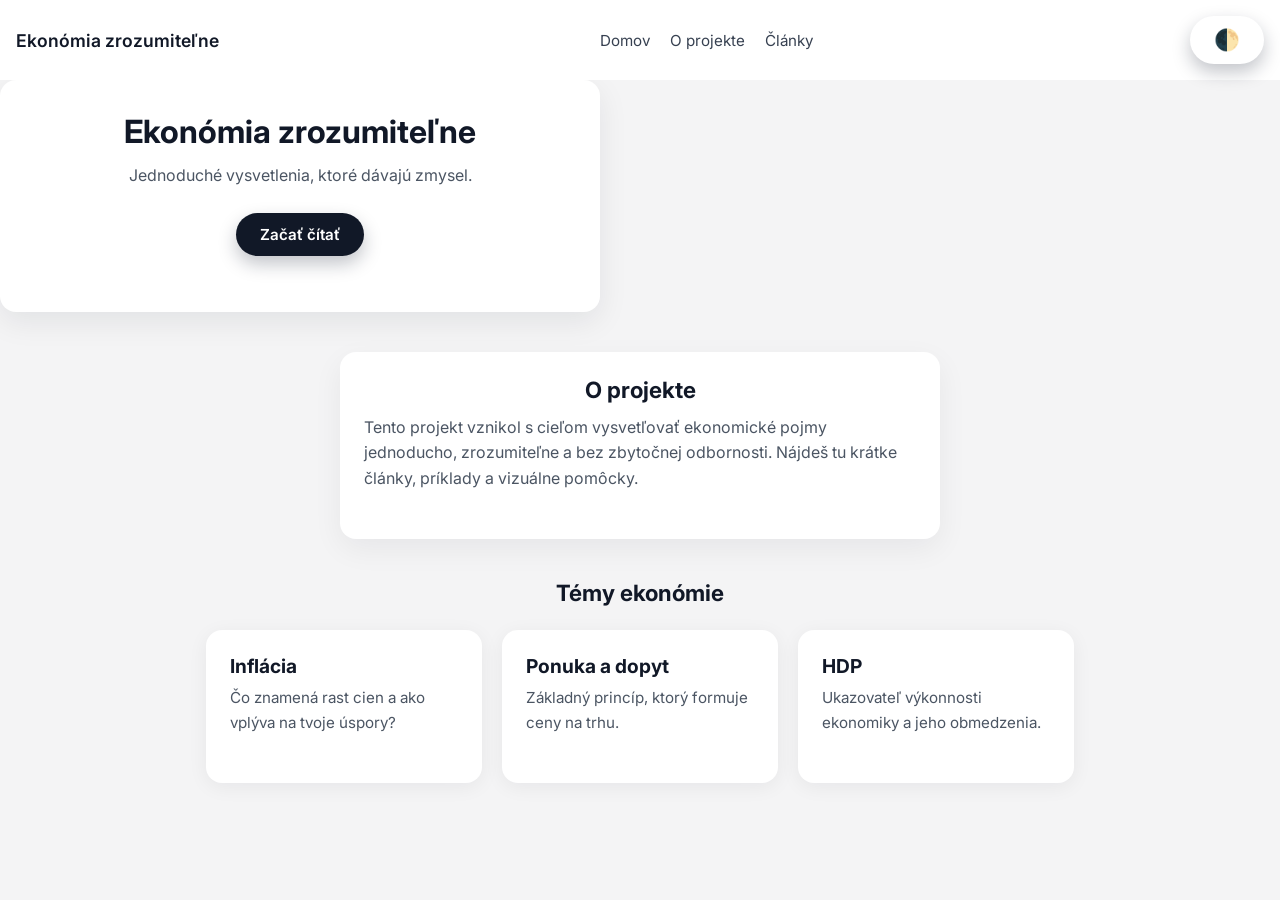
<file: index.html>
<!DOCTYPE html>
<html>

<head>
    <meta name="viewport" content="width=device-width, initial-scale=1.0">
    <title>Ekonómia zrozumiteľne</title>
    <link href="https://fonts.googleapis.com/css2?family=Inter:wght@300;400;500;600;700&display=swap" rel="stylesheet">
    <link rel="stylesheet" href="style.css">
</head>

<body>
    <header class="topbar">
        <div class="logo">Ekonómia zrozumiteľne</div>
        <button class="menu-toggle" id="menu-toggle">Menu</button>
        <nav class="nav">
            <a href="index.html">Domov</a>
            <a href="#about">O projekte</a>
            <a href="articles.html">Články</a>
        </nav>
        <button id="theme-toggle" class="theme-toggle">🌓</button>
    </header>

    <div class="main fade-in">
        <h1>Ekonómia zrozumiteľne</h1>
        <p>Jednoduché vysvetlenia, ktoré dávajú zmysel.</p>
        <a href="#about" class="cta-button">Začať čítať</a>
        <p id="click-message" style="margin-top: 12px; color: #4b5563;"></p>
    </div>

    <section class="about fade-in" id="about">
        <h2>O projekte</h2>
        <p>
            Tento projekt vznikol s cieľom vysvetľovať ekonomické pojmy jednoducho, zrozumiteľne a bez zbytočnej odbornosti. Nájdeš tu krátke články, príklady a vizuálne pomôcky.
        </p>
    </section>

    <section class="topics fade-in">
        <h2>Témy ekonómie</h2>

        <div class="topic-grid">
            <article class="topic-card">
                <h3>Inflácia</h3>
                <p>Čo znamená rast cien a ako vplýva na tvoje úspory?</p>
            </article>

            <article class="topic-card">
                <h3>Ponuka a dopyt</h3>
                <p>Základný princíp, ktorý formuje ceny na trhu.</p>
            </article>

            <article class="topic-card">
                <h3>HDP</h3>
                <p>Ukazovateľ výkonnosti ekonomiky a jeho obmedzenia.</p>
            </article>

        </div>
        <p id="topic-message" style="margin-top: 16px; text-align: center; color: #4b5563;"></p>
    </section>

    <script src="script.js"></script>
</body>
</html>
</file>
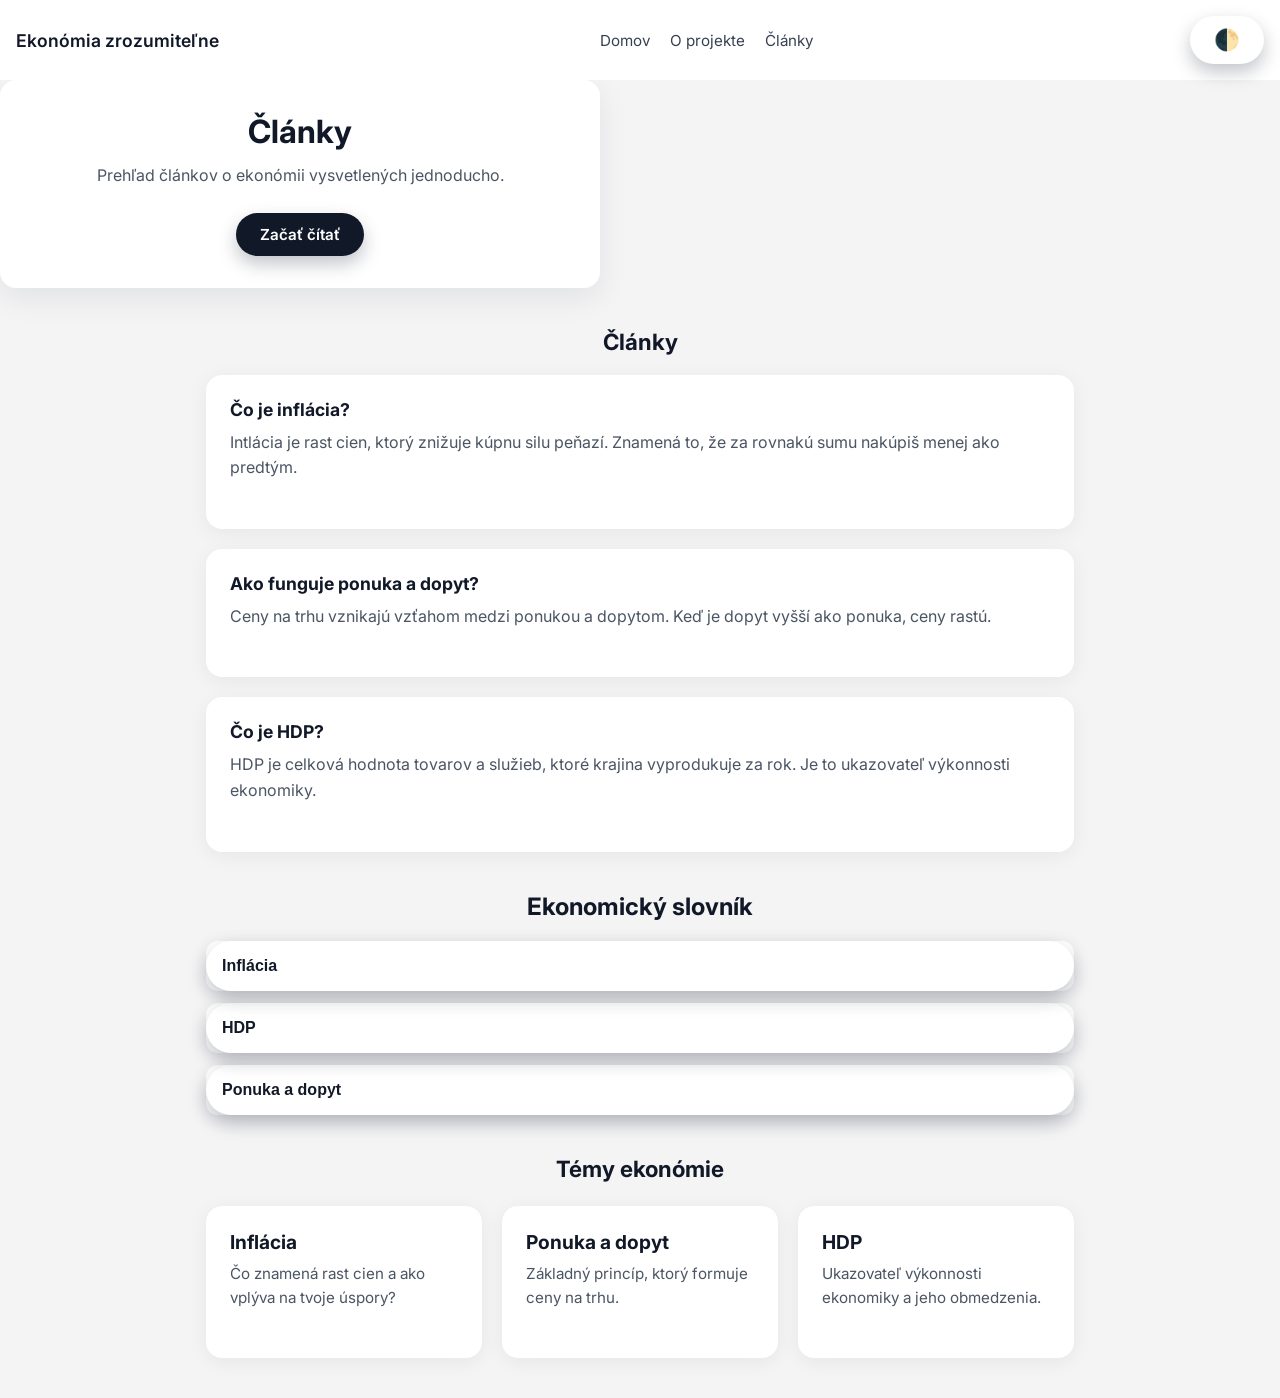
<file: articles.html>
<!DOCTYPE html>
<html>

<head>
    <meta name="viewport" content="width=device-width, initial-scale=1.0">
    <title>Články - Ekonómia zrozumiteľne</title>
    <link href="https://fonts.googleapis.com/css2?family=Inter:wght@300;400;500;600;700&display=swap" rel="stylesheet">
    <link rel="stylesheet" href="style.css">
</head>

<body>
    <header class="topbar">
        <div class="logo">Ekonómia zrozumiteľne</div>
        <button class="menu-toggle" id="menu-toggle">Menu</button>
        <nav class="nav">
            <a href="index.html">Domov</a>
            <a href="index.html#about">O projekte</a>
            <a href="articles.html">Články</a>
        </nav>
        <button id="theme-toggle" class="theme-toggle">🌓</button>
    </header>

    <div class="main">
        <h1>Články</h1>
        <p>Prehľad článkov o ekonómii vysvetlených jednoducho.</p>
        <a href="#about" class="cta-button">Začať čítať</a>
    </div>

    <section class="blog">
        <h2>Články</h2>
        <div id="blog-list">
            <!-- sem javascript vloží články-->
        </div>
    </section>

    <section class="dictionary">
        <h2>Ekonomický slovník</h2>

        <div id="dictionary-list">
            <!-- sem JS vloží termíny-->
        </div>
    </section>

    <section class="topics">
        <h2>Témy ekonómie</h2>

        <div class="topic-grid">
            <article class="topic-card">
                <h3>Inflácia</h3>
                <p>Čo znamená rast cien a ako vplýva na tvoje úspory?</p>
            </article>

            <article class="topic-card">
                <h3>Ponuka a dopyt</h3>
                <p>Základný princíp, ktorý formuje ceny na trhu.</p>
            </article>

            <article class="topic-card">
                <h3>HDP</h3>
                <p>Ukazovateľ výkonnosti ekonomiky a jeho obmedzenia.</p>
            </article>

        </div>
    </section>

    <script src="script.js"></script>
</body>
</html>
</file>
<file: style.css>
html {
    scroll-behavior: smooth;
}

* {
    box-sizing: border-box;
    margin: 0;
    padding: 0;
}

:root {
    --bg-color: #f4f4f5;
    --card-bg: #ffffff;
    --text-main: #111827;
    --text-muted: #4b5563;
    --header-bg: #ffffff;
}

body.dark-mode {
    --bg-color: #020617;
    --card-bg: #020617;
    --text-main: #e5e7eb;
    --text-muted: #9ca3af;
    --header-bg: #0b1120;
}

body {
    font-family: 'Inter', system-ui, sans-serif;
    background: var(--bg-color);
    color: var(--text-main);
    min-height: 100vh;
    margin: 0;
    padding: 0;
}

.topbar {
    width: 100%;
    padding: 16px;
    display: flex;
    justify-content: space-between;
    align-items: center;
    background: var(--header-bg);
    position: sticky;
    top: 0;
    z-index: 10;
}

.nav a {
    margin-left: 16px;
    font-size: 0.95rem;
    text-decoration: none;
    color: #374151;
}

.nav a:hover {
    color: var(--text-main);
}

.logo {
    font-size: 1.1rem;
    font-weight: 600;
    color: var(--text-main);
}

.main {
    background: var(--card-bg);
    max-width: 600px;
    width: 100%;
    padding: 32px 24px;
    border-radius: 16px;
    box-shadow: 0 10px 30px rgba(15, 23, 42, 0.08);
    text-align: center;
}

.about {
    max-width: 600px;
    width: 100%;
    margin: 40px auto 0;
    padding: 24px;
    background: var(--card-bg);
    border-radius: 16px;
    box-shadow: 0 10px 30px rgba(15, 23, 42, 0.06);
    scroll-margin-top: 90px;
}

.about h2 {
    text-align: center;
    margin-bottom: 12px;
    font-size: 1.4rem;
    color: var(--text-main);
}

.about p {
    color: var(--text-muted);
    line-height: 1.6;
    font-size: 1rem;
}

.topics {
    max-width: 900px;
    width: 100%;
    margin: 40px auto;
    padding: 0 16px;
}

.topics h2 {
    text-align: center;
    font-size: 1.4rem;
    margin-bottom: 24px;
    color: var(--text-main);
}

.topic-grid {
    display: grid;
    grid-template-columns: 1fr;
    gap: 20px;
}

.topic-card {
    background: var(--card-bg);
    padding: 24px;
    border-radius: 16px;
    box-shadow: 0 4px 20px rgba(15, 23, 42, 0.06);

    transition: transform 0.15s ease, box-shadow 0.15s ease;
}

.topic-card:hover {
    transform: translateY(-3px);
    box-shadow: 0 10px 26px rgba(15, 23, 42, 0.12);
}

.topic-card h3 {
    font-size: 1.2rem;
    margin-bottom: 8px;
    color: var(--text-main);
}

.topic-card p {
    font-size: 0.95rem;
    color: var(--text-muted);
    line-height: 1.6;
}

@media (min-width: 600px) {
    .topic-grid {
        grid-template-columns: repeat(2, 1fr);
    }
}

@media (min-width: 900px) {
    .topic-grid {
        grid-template-columns: repeat(3, 1fr);
    }
}

.cta-button {
    display: inline-block;
    text-decoration: none;
    border: none;
    padding: 12px 24px;
    border-radius: 999px;
    font-size: 0.95rem;
    font-weight: 600;
    cursor: pointer;
    background: #111827;
    color: #ffffff;

    transition: transform 0.15s ease, box-shadow 0.15s ease, background 0.15s ease;
    box-shadow: 0 8px 18px rgba(15, 23, 42, 0.25);
}

.cta-button:hover {
    background: #020617;
    transform: translateY(-1px);
    box-shadow: 0 12px 24px rgba(15, 23, 42, 0.35);
}

.cta-button:active {
    transform: translateY(0);
    box-shadow: 0 6px 12px rgba(15, 23, 42, 0.2);
}

h1 {
    font-size: 2rem;
    margin-bottom: 12px;
}

p {
    font-size: 1rem;
    line-height: 1.6;
    margin-bottom: 24px;
    color: var(--text-muted);
}

button {
    border: none;
    padding: 12px 24px;
    border-radius: 999px;
    font-size: 0.95rem;
    font-weight: 600;
    cursor: pointer;
    background: #111827;
    color: #ffffff;

    transition: transform 0.15s ease, box-shadow 0.15s ease, background 0.15s ease;
    box-shadow: 0 8px 18px rgba(15, 23, 42, 0.25);
}

button:hover {
    background: #020617;
    transform: translateY(-1px);
    box-shadow: 0 12px 24px rgba(15, 23, 42, 0.35);
}

button:active {
    transform: translateY(0);
    box-shadow: 0 6px 12px rgba(15, 23, 42, 0.2);
}

.fade-in {
    opacity: 0;
    transform: translateY(20px);
    transition: opacity 0.6s ease, transform 0.6s ease;
}

.fade-in.visible {
    opacity: 1;
    transform: translateY(0);
}

.theme-toggle {
    background: none;
    border: none;
    font-size: 1.3rem;
    cursor: pointer;
    margin-left: 12px;
    color: var(--text-main);
    transition: transform 0.2s ease;
}

.theme-toggle:hover {
    transform: scale(1.15);
}

.menu-toggle {
    display: none;
    background: none;
    border: 1px solid var(--text-muted);
    border-radius: 999px;
    padding: 6px 12px;
    font-size: 0.9rem;
    cursor: pointer;
    color: var(--text-main);
}

/* mobilné rozloženie */
@media (max-width: 640px) {
    .topbar {
        flex-wrap: wrap;
        gap: 8px;
    }

    .nav {
        width: 100%;
        display: none;
        justify-content: center;
        margin-top: 4px;
    }

    .nav.nav-open {
        display: flex;
    }

    .menu-toggle {
        display: inline-block;
    }
}

.blog {
    max-width: 900px;
    width: 100%;
    margin: 40px auto;
    padding: 0 16px;
}

.blog h2 {
    text-align: center;
    font-size: 1.4rem;
    margin-bottom: 20px;
    color: var(--text-main);
}

.blog-card {
    background: var(--card-bg);
    padding: 24px;
    margin-bottom: 20px;
    border-radius: 16px;
    box-shadow: 0 4px 20px rgba(15, 23, 42, 0.06);
}

.blog-card h3 {
    font-size: 1.1rem;
    margin-bottom: 10px;
    color: var(--text-main);
}

.blog-card p {
    line-height: 1.6;
    color: var(--text-muted);
}

.dictionary {
    max-width: 900px;
    width: 100%;
    margin: 40px auto;
    padding: 0 16px;
}

.dictionary h2 {
    text-align: center;
    margin-bottom: 20px;
    color: var(--text-main);
}

.term {
    margin-bottom: 12px;
    background: var(--card-bg);
    border-radius: 12px;
    box-shadow: 0 4px 20px rgba(15, 23, 42, 0.06);
}

.term-title {
    width: 100%;
    padding: 16px;
    background: none;
    border: none;
    text-align: left;
    font-size: 1rem;
    font-weight: 600;
    cursor: pointer;
    color: var(--text-main);
}

.term-definition {
    padding: 0 16px 16px;
    display: none;
    color: var(--text-muted);
    line-height: 1.6;
}

.term.open .term-definition {
    display: block;
}
</file>
